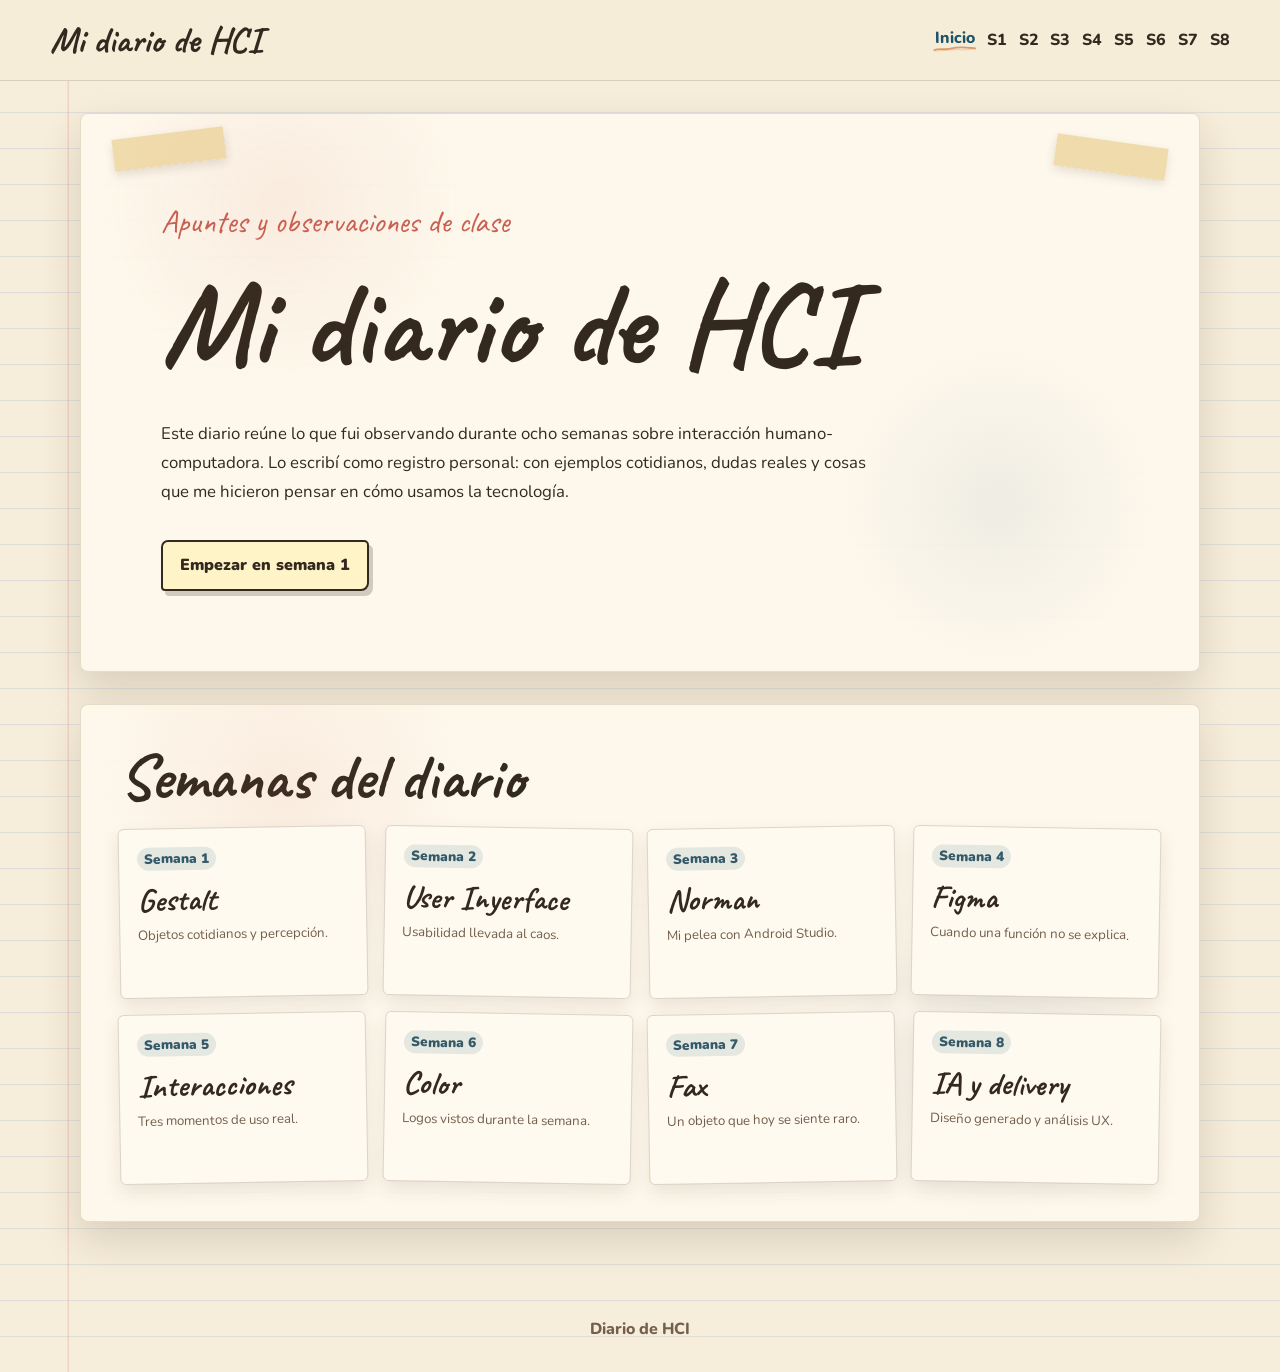
<file: index.html>
<!doctype html>
<html lang="es">
<head>
  <meta charset="utf-8">
  <meta name="viewport" content="width=device-width, initial-scale=1">
  <title>Mi diario de HCI</title>
  <link rel="preconnect" href="https://fonts.googleapis.com">
  <link rel="preconnect" href="https://fonts.gstatic.com" crossorigin>
  <link href="https://fonts.googleapis.com/css2?family=Caveat:wght@500;700&family=Nunito:wght@400;600;700;800&display=swap" rel="stylesheet">
  <link rel="stylesheet" href="css/styles.css">
</head>
<body data-page="inicio">
  <header class="site-header">
    <a class="brand scribble-link" href="index.html">Mi diario de HCI</a>
    <nav class="week-nav" aria-label="Navegación principal">
      <a href="index.html" data-nav="inicio">Inicio</a>
      <a href="pages/semana1.html" data-nav="semana1">S1</a>
      <a href="pages/semana2.html" data-nav="semana2">S2</a>
      <a href="pages/semana3.html" data-nav="semana3">S3</a>
      <a href="pages/semana4.html" data-nav="semana4">S4</a>
      <a href="pages/semana5.html" data-nav="semana5">S5</a>
      <a href="pages/semana6.html" data-nav="semana6">S6</a>
      <a href="pages/semana7.html" data-nav="semana7">S7</a>
      <a href="pages/semana8.html" data-nav="semana8">S8</a>
    </nav>
  </header>

  <main>
    <section class="cover hero">
      <div class="tape tape-left"></div>
      <div class="tape tape-right"></div>
      <p class="hand-note">Apuntes y observaciones de clase</p>
      <h1>Mi diario de HCI</h1>
      <p>Este diario reúne lo que fui observando durante ocho semanas sobre interacción humano-computadora. Lo escribí como registro personal: con ejemplos cotidianos, dudas reales y cosas que me hicieron pensar en cómo usamos la tecnología.</p>
      <a class="paper-button" href="pages/semana1.html">Empezar en semana 1</a>
    </section>

    <section class="section-block">
      <h2>Semanas del diario</h2>
      <div class="week-grid">
        <a class="week-card" href="pages/semana1.html"><span>Semana 1</span><strong>Gestalt</strong><small>Objetos cotidianos y percepción.</small></a>
        <a class="week-card" href="pages/semana2.html"><span>Semana 2</span><strong>User Inyerface</strong><small>Usabilidad llevada al caos.</small></a>
        <a class="week-card" href="pages/semana3.html"><span>Semana 3</span><strong>Norman</strong><small>Mi pelea con Android Studio.</small></a>
        <a class="week-card" href="pages/semana4.html"><span>Semana 4</span><strong>Figma</strong><small>Cuando una función no se explica.</small></a>
        <a class="week-card" href="pages/semana5.html"><span>Semana 5</span><strong>Interacciones</strong><small>Tres momentos de uso real.</small></a>
        <a class="week-card" href="pages/semana6.html"><span>Semana 6</span><strong>Color</strong><small>Logos vistos durante la semana.</small></a>
        <a class="week-card" href="pages/semana7.html"><span>Semana 7</span><strong>Fax</strong><small>Un objeto que hoy se siente raro.</small></a>
        <a class="week-card" href="pages/semana8.html"><span>Semana 8</span><strong>IA y delivery</strong><small>Diseño generado y análisis UX.</small></a>
      </div>
    </section>
  </main>

  <button class="back-top" type="button" aria-label="Volver arriba">↑</button>
  <footer>Diario de HCI</footer>
  <script src="js/main.js"></script>
</body>
</html>
</file>
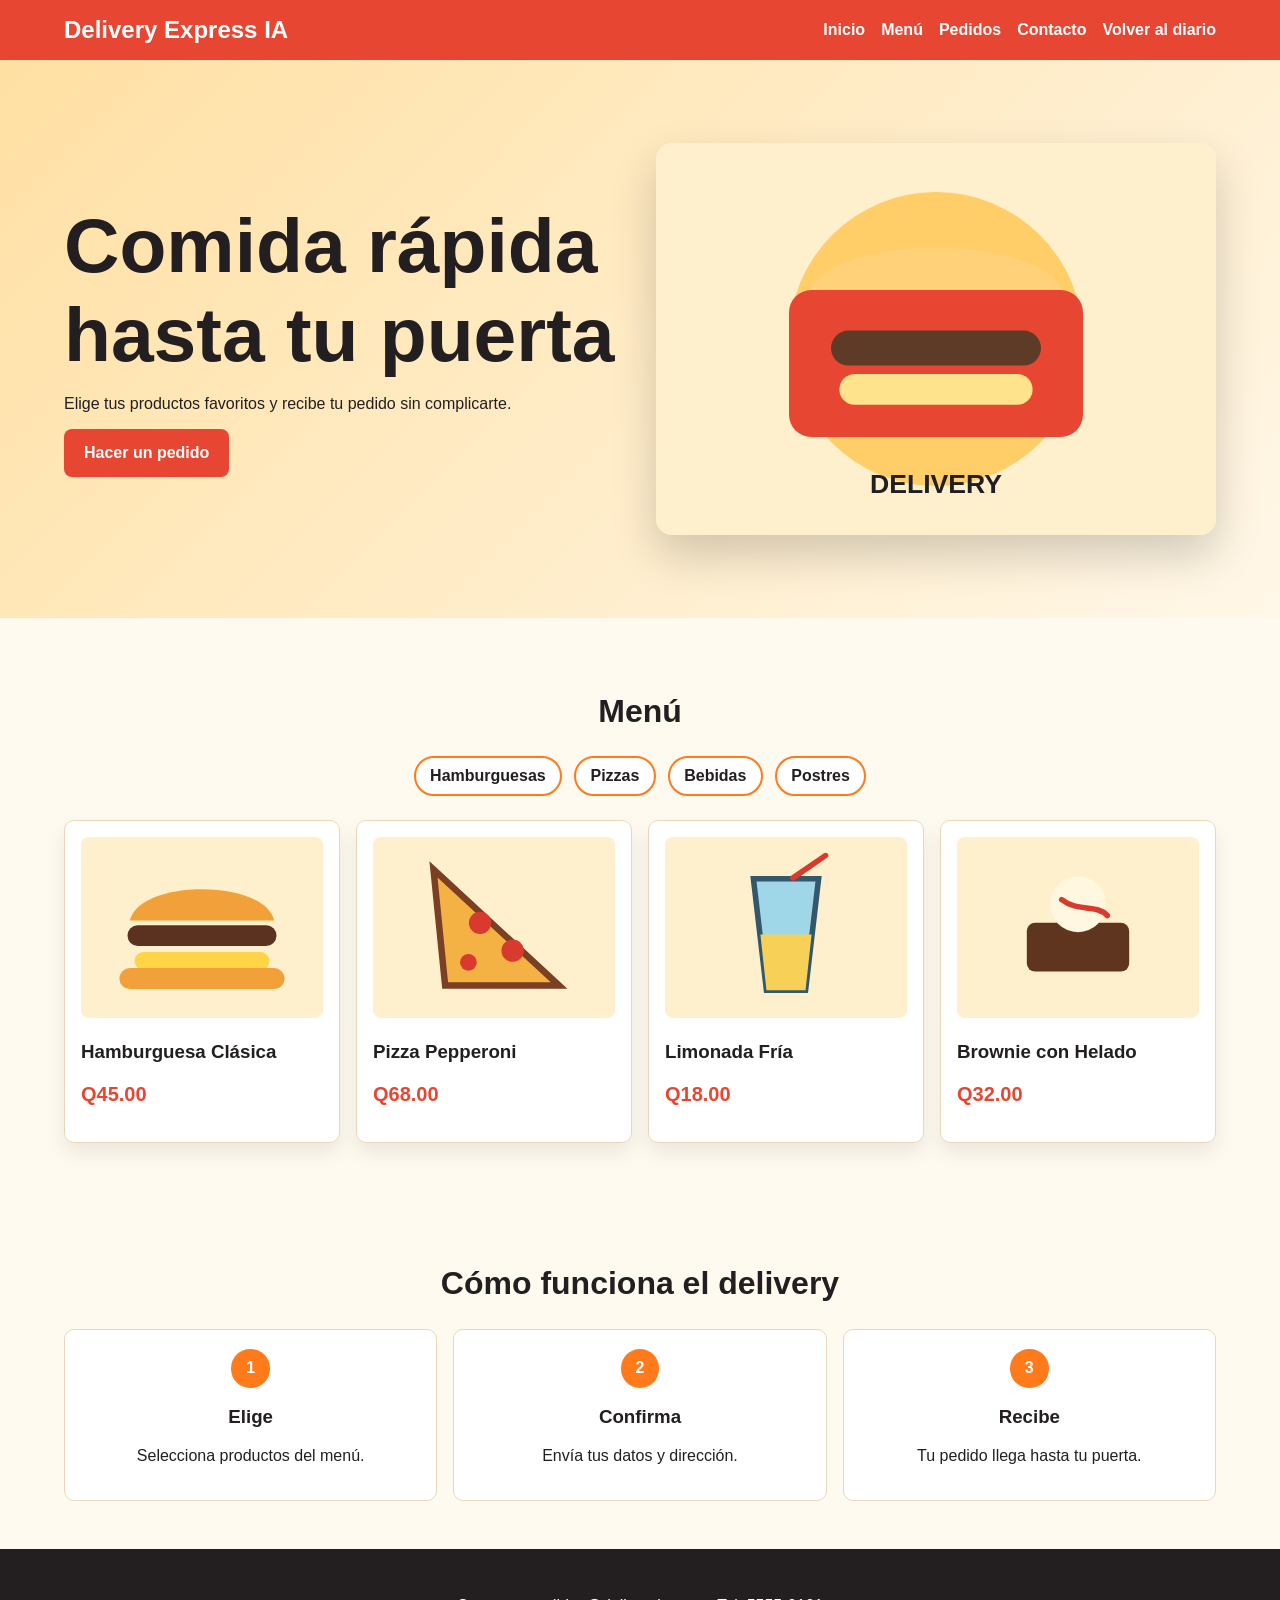
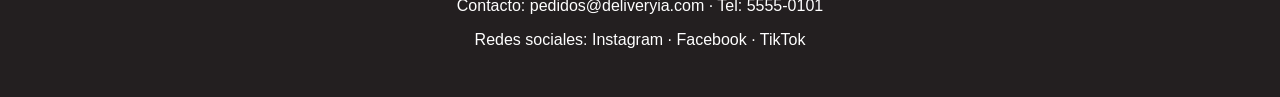
<file: pages/delivery-ai.html>
<!doctype html>
<html lang="es">
<head>
  <meta charset="utf-8">
  <meta name="viewport" content="width=device-width, initial-scale=1">
  <title>Delivery Express IA</title>
  <link rel="stylesheet" href="../css/delivery.css">
</head>
<body>
  <header class="delivery-header">
    <div class="delivery-logo">Delivery Express IA</div>
    <nav class="delivery-nav" aria-label="Navegación delivery">
      <a href="#inicio">Inicio</a>
      <a href="#menu">Menú</a>
      <a href="#pedidos">Pedidos</a>
      <a href="#contacto">Contacto</a>
      <a href="semana8.html">Volver al diario</a>
    </nav>
  </header>

  <main>
    <section class="delivery-hero" id="inicio">
      <div>
        <h1>Comida rápida hasta tu puerta</h1>
        <p>Elige tus productos favoritos y recibe tu pedido sin complicarte.</p>
        <a class="cta" href="#menu">Hacer un pedido</a>
      </div>
      <img src="../assets/images/delivery-hero.svg" alt="Comida de delivery">
    </section>

    <section class="delivery-section" id="menu">
      <h2>Menú</h2>
      <div class="category-tabs"><span>Hamburguesas</span><span>Pizzas</span><span>Bebidas</span><span>Postres</span></div>
      <div class="product-grid">
        <article class="product-card"><img src="../assets/images/product-burger.svg" alt="Hamburguesa"><h3>Hamburguesa Clásica</h3><p class="price">Q45.00</p></article>
        <article class="product-card"><img src="../assets/images/product-pizza.svg" alt="Pizza"><h3>Pizza Pepperoni</h3><p class="price">Q68.00</p></article>
        <article class="product-card"><img src="../assets/images/product-drink.svg" alt="Bebida"><h3>Limonada Fría</h3><p class="price">Q18.00</p></article>
        <article class="product-card"><img src="../assets/images/product-dessert.svg" alt="Postre"><h3>Brownie con Helado</h3><p class="price">Q32.00</p></article>
      </div>
    </section>

    <section class="delivery-section" id="pedidos">
      <h2>Cómo funciona el delivery</h2>
      <div class="steps">
        <div class="step"><strong>1</strong><h3>Elige</h3><p>Selecciona productos del menú.</p></div>
        <div class="step"><strong>2</strong><h3>Confirma</h3><p>Envía tus datos y dirección.</p></div>
        <div class="step"><strong>3</strong><h3>Recibe</h3><p>Tu pedido llega hasta tu puerta.</p></div>
      </div>
    </section>
  </main>

  <footer class="delivery-footer" id="contacto">
    <p>Contacto: pedidos@deliveryia.com · Tel: 5555-0101</p>
    <p>Redes sociales: Instagram · Facebook · TikTok</p>
  </footer>
</body>
</html>
</file>
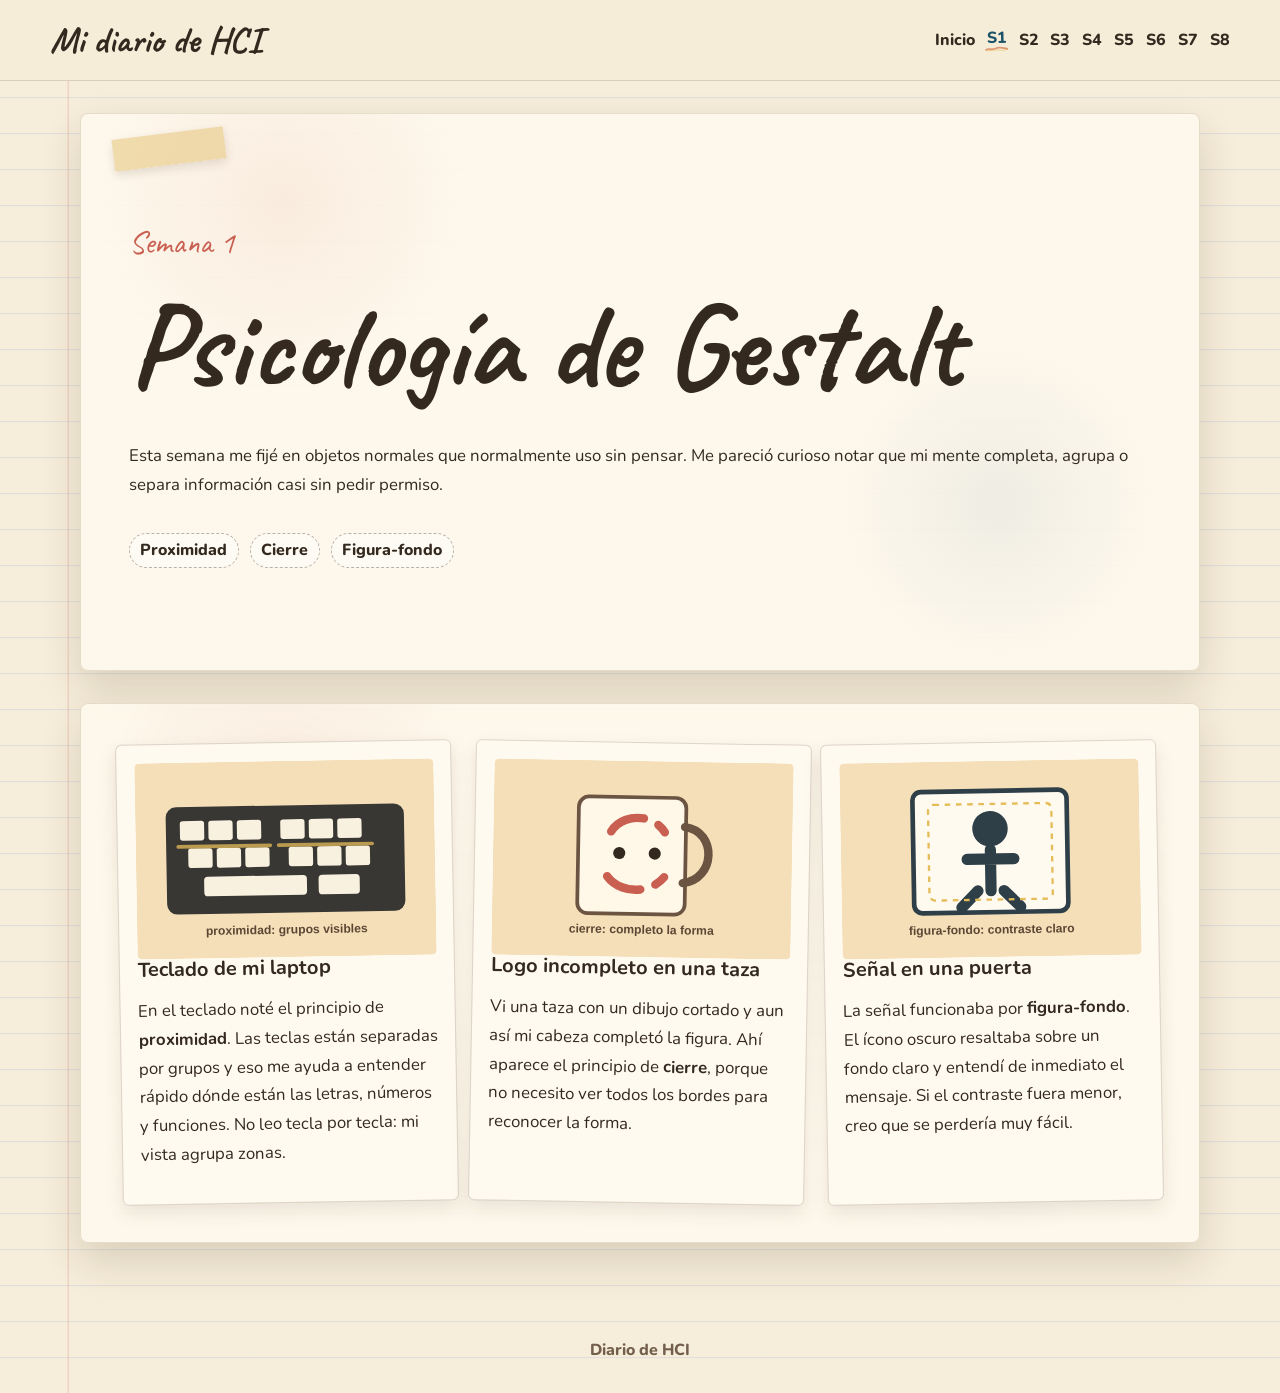
<file: pages/semana1.html>
<!doctype html>
<html lang="es">
<head>
  <meta charset="utf-8">
  <meta name="viewport" content="width=device-width, initial-scale=1">
  <title>Semana 1 · Gestalt</title>
  <link rel="preconnect" href="https://fonts.googleapis.com">
  <link rel="preconnect" href="https://fonts.gstatic.com" crossorigin>
  <link href="https://fonts.googleapis.com/css2?family=Caveat:wght@500;700&family=Nunito:wght@400;600;700;800&display=swap" rel="stylesheet">
  <link rel="stylesheet" href="../css/styles.css">
</head>
<body data-page="semana1">
  <header class="site-header">
    <a class="brand scribble-link" href="../index.html">Mi diario de HCI</a>
    <nav class="week-nav" aria-label="Navegación principal">
      <a href="../index.html" data-nav="inicio">Inicio</a><a href="semana1.html" data-nav="semana1">S1</a><a href="semana2.html" data-nav="semana2">S2</a><a href="semana3.html" data-nav="semana3">S3</a><a href="semana4.html" data-nav="semana4">S4</a><a href="semana5.html" data-nav="semana5">S5</a><a href="semana6.html" data-nav="semana6">S6</a><a href="semana7.html" data-nav="semana7">S7</a><a href="semana8.html" data-nav="semana8">S8</a>
    </nav>
  </header>
  <main>
    <section class="cover page-title">
      <div class="tape tape-left"></div>
      <p class="hand-note">Semana 1</p>
      <h1>Psicología de Gestalt</h1>
      <p>Esta semana me fijé en objetos normales que normalmente uso sin pensar. Me pareció curioso notar que mi mente completa, agrupa o separa información casi sin pedir permiso.</p>
      <div class="meta-row"><span>Proximidad</span><span>Cierre</span><span>Figura-fondo</span></div>
    </section>

    <section class="section-block object-grid">
      <article class="entry-card">
        <img src="../assets/images/gestalt-teclado.svg" alt="Teclado con grupos de teclas">
        <h3>Teclado de mi laptop</h3>
        <p>En el teclado noté el principio de <strong>proximidad</strong>. Las teclas están separadas por grupos y eso me ayuda a entender rápido dónde están las letras, números y funciones. No leo tecla por tecla: mi vista agrupa zonas.</p>
      </article>
      <article class="entry-card">
        <img src="../assets/images/gestalt-logo.svg" alt="Taza con forma sugerida incompleta">
        <h3>Logo incompleto en una taza</h3>
        <p>Vi una taza con un dibujo cortado y aun así mi cabeza completó la figura. Ahí aparece el principio de <strong>cierre</strong>, porque no necesito ver todos los bordes para reconocer la forma.</p>
      </article>
      <article class="entry-card">
        <img src="../assets/images/gestalt-senal.svg" alt="Señal con contraste entre figura y fondo">
        <h3>Señal en una puerta</h3>
        <p>La señal funcionaba por <strong>figura-fondo</strong>. El ícono oscuro resaltaba sobre un fondo claro y entendí de inmediato el mensaje. Si el contraste fuera menor, creo que se perdería muy fácil.</p>
      </article>
    </section>
  </main>
  <button class="back-top" type="button" aria-label="Volver arriba">↑</button>
  <footer>Diario de HCI</footer>
  <script src="../js/main.js"></script>
</body>
</html>
</file>
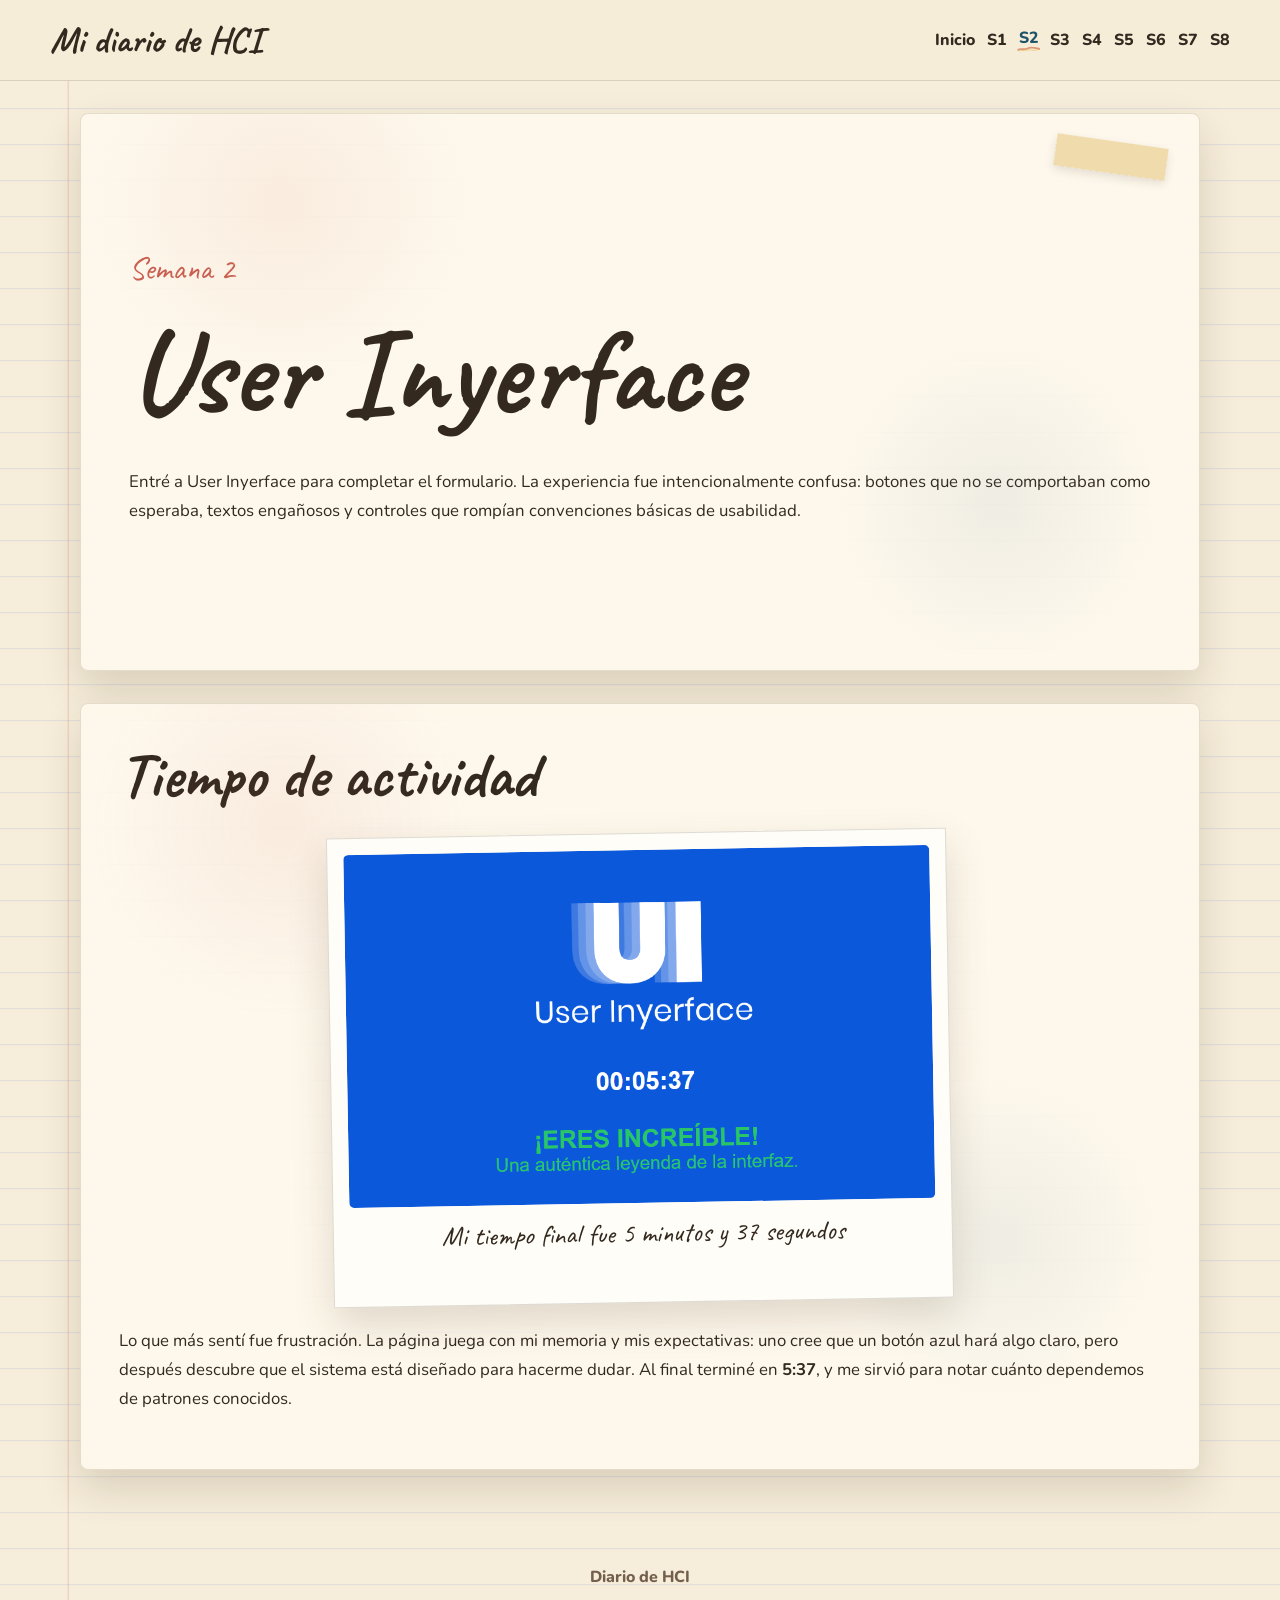
<file: pages/semana2.html>
<!doctype html>
<html lang="es">
<head>
  <meta charset="utf-8">
  <meta name="viewport" content="width=device-width, initial-scale=1">
  <title>Semana 2 · User Inyerface</title>
  <link rel="preconnect" href="https://fonts.googleapis.com">
  <link rel="preconnect" href="https://fonts.gstatic.com" crossorigin>
  <link href="https://fonts.googleapis.com/css2?family=Caveat:wght@500;700&family=Nunito:wght@400;600;700;800&display=swap" rel="stylesheet">
  <link rel="stylesheet" href="../css/styles.css">
</head>
<body data-page="semana2">
  <header class="site-header"><a class="brand scribble-link" href="../index.html">Mi diario de HCI</a><nav class="week-nav" aria-label="Navegación principal"><a href="../index.html" data-nav="inicio">Inicio</a><a href="semana1.html" data-nav="semana1">S1</a><a href="semana2.html" data-nav="semana2">S2</a><a href="semana3.html" data-nav="semana3">S3</a><a href="semana4.html" data-nav="semana4">S4</a><a href="semana5.html" data-nav="semana5">S5</a><a href="semana6.html" data-nav="semana6">S6</a><a href="semana7.html" data-nav="semana7">S7</a><a href="semana8.html" data-nav="semana8">S8</a></nav></header>
  <main>
    <section class="cover page-title">
      <div class="tape tape-right"></div>
      <p class="hand-note">Semana 2</p>
      <h1>User Inyerface</h1>
      <p>Entré a User Inyerface para completar el formulario. La experiencia fue intencionalmente confusa: botones que no se comportaban como esperaba, textos engañosos y controles que rompían convenciones básicas de usabilidad.</p>
    </section>

    <section class="section-block">
      <h2>Tiempo de actividad</h2>
      <figure class="photo-frame">
        <img src="../assets/images/semana2-tiempo.png" alt="Captura del tiempo en User Inyerface: 5 minutos y 37 segundos">
        <figcaption>Mi tiempo final fue 5 minutos y 37 segundos</figcaption>
      </figure>
      <p>Lo que más sentí fue frustración. La página juega con mi memoria y mis expectativas: uno cree que un botón azul hará algo claro, pero después descubre que el sistema está diseñado para hacerme dudar. Al final terminé en <strong>5:37</strong>, y me sirvió para notar cuánto dependemos de patrones conocidos.</p>
    </section>
  </main>
  <button class="back-top" type="button" aria-label="Volver arriba">↑</button><footer>Diario de HCI</footer><script src="../js/main.js"></script>
</body>
</html>
</file>
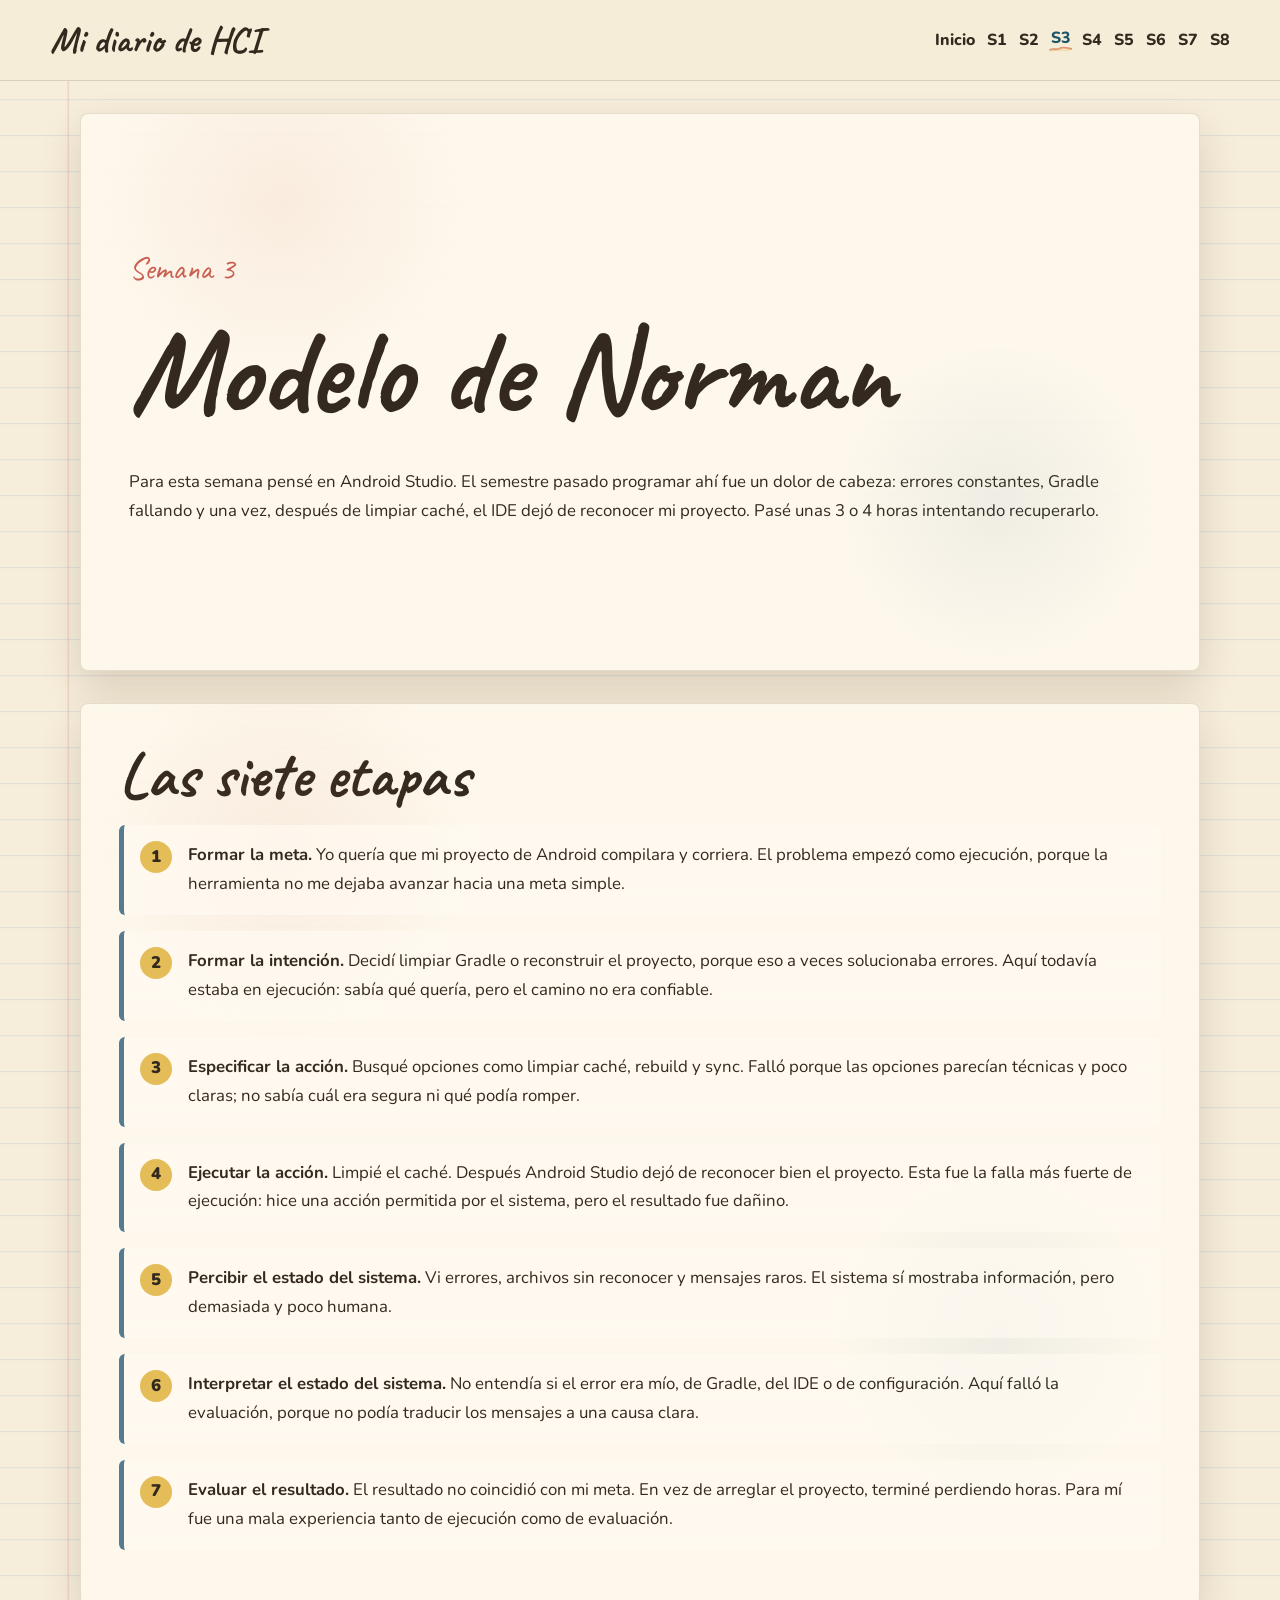
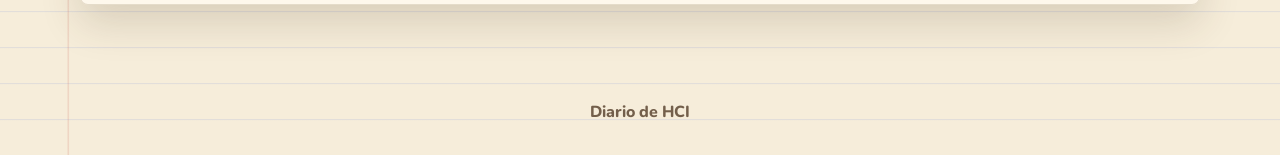
<file: pages/semana3.html>
<!doctype html>
<html lang="es">
<head>
  <meta charset="utf-8">
  <meta name="viewport" content="width=device-width, initial-scale=1">
  <title>Semana 3 · Norman</title>
  <link rel="preconnect" href="https://fonts.googleapis.com">
  <link rel="preconnect" href="https://fonts.gstatic.com" crossorigin>
  <link href="https://fonts.googleapis.com/css2?family=Caveat:wght@500;700&family=Nunito:wght@400;600;700;800&display=swap" rel="stylesheet">
  <link rel="stylesheet" href="../css/styles.css">
</head>
<body data-page="semana3">
  <header class="site-header"><a class="brand scribble-link" href="../index.html">Mi diario de HCI</a><nav class="week-nav" aria-label="Navegación principal"><a href="../index.html" data-nav="inicio">Inicio</a><a href="semana1.html" data-nav="semana1">S1</a><a href="semana2.html" data-nav="semana2">S2</a><a href="semana3.html" data-nav="semana3">S3</a><a href="semana4.html" data-nav="semana4">S4</a><a href="semana5.html" data-nav="semana5">S5</a><a href="semana6.html" data-nav="semana6">S6</a><a href="semana7.html" data-nav="semana7">S7</a><a href="semana8.html" data-nav="semana8">S8</a></nav></header>
  <main>
    <section class="cover page-title">
      <p class="hand-note">Semana 3</p>
      <h1>Modelo de Norman</h1>
      <p>Para esta semana pensé en Android Studio. El semestre pasado programar ahí fue un dolor de cabeza: errores constantes, Gradle fallando y una vez, después de limpiar caché, el IDE dejó de reconocer mi proyecto. Pasé unas 3 o 4 horas intentando recuperarlo.</p>
    </section>

    <section class="section-block">
      <h2>Las siete etapas</h2>
      <ol class="norman-list">
        <li><strong>Formar la meta.</strong> Yo quería que mi proyecto de Android compilara y corriera. El problema empezó como ejecución, porque la herramienta no me dejaba avanzar hacia una meta simple.</li>
        <li><strong>Formar la intención.</strong> Decidí limpiar Gradle o reconstruir el proyecto, porque eso a veces solucionaba errores. Aquí todavía estaba en ejecución: sabía qué quería, pero el camino no era confiable.</li>
        <li><strong>Especificar la acción.</strong> Busqué opciones como limpiar caché, rebuild y sync. Falló porque las opciones parecían técnicas y poco claras; no sabía cuál era segura ni qué podía romper.</li>
        <li><strong>Ejecutar la acción.</strong> Limpié el caché. Después Android Studio dejó de reconocer bien el proyecto. Esta fue la falla más fuerte de ejecución: hice una acción permitida por el sistema, pero el resultado fue dañino.</li>
        <li><strong>Percibir el estado del sistema.</strong> Vi errores, archivos sin reconocer y mensajes raros. El sistema sí mostraba información, pero demasiada y poco humana.</li>
        <li><strong>Interpretar el estado del sistema.</strong> No entendía si el error era mío, de Gradle, del IDE o de configuración. Aquí falló la evaluación, porque no podía traducir los mensajes a una causa clara.</li>
        <li><strong>Evaluar el resultado.</strong> El resultado no coincidió con mi meta. En vez de arreglar el proyecto, terminé perdiendo horas. Para mí fue una mala experiencia tanto de ejecución como de evaluación.</li>
      </ol>
    </section>
  </main>
  <button class="back-top" type="button" aria-label="Volver arriba">↑</button><footer>Diario de HCI</footer><script src="../js/main.js"></script>
</body>
</html>
</file>
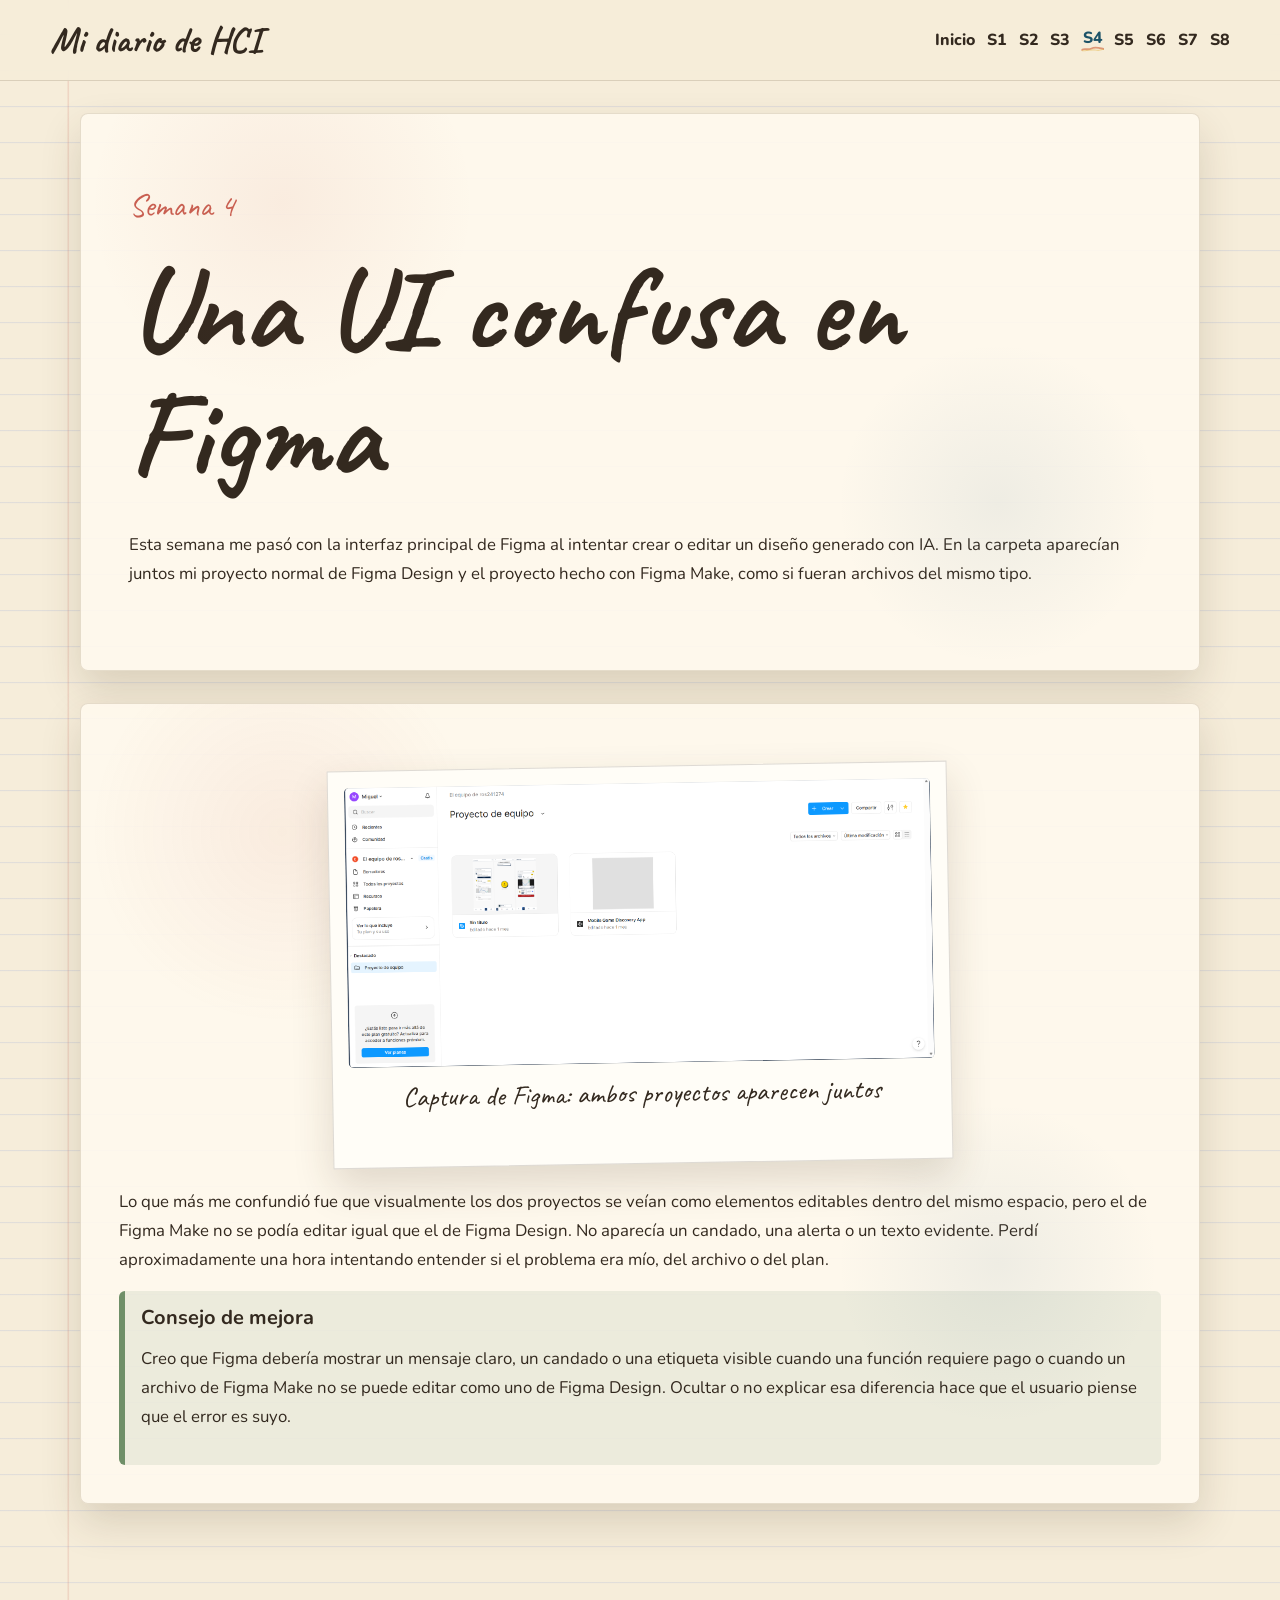
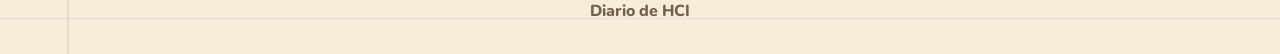
<file: pages/semana4.html>
<!doctype html>
<html lang="es">
<head>
  <meta charset="utf-8">
  <meta name="viewport" content="width=device-width, initial-scale=1">
  <title>Semana 4 · Figma</title>
  <link rel="preconnect" href="https://fonts.googleapis.com">
  <link rel="preconnect" href="https://fonts.gstatic.com" crossorigin>
  <link href="https://fonts.googleapis.com/css2?family=Caveat:wght@500;700&family=Nunito:wght@400;600;700;800&display=swap" rel="stylesheet">
  <link rel="stylesheet" href="../css/styles.css">
</head>
<body data-page="semana4">
  <header class="site-header"><a class="brand scribble-link" href="../index.html">Mi diario de HCI</a><nav class="week-nav" aria-label="Navegación principal"><a href="../index.html" data-nav="inicio">Inicio</a><a href="semana1.html" data-nav="semana1">S1</a><a href="semana2.html" data-nav="semana2">S2</a><a href="semana3.html" data-nav="semana3">S3</a><a href="semana4.html" data-nav="semana4">S4</a><a href="semana5.html" data-nav="semana5">S5</a><a href="semana6.html" data-nav="semana6">S6</a><a href="semana7.html" data-nav="semana7">S7</a><a href="semana8.html" data-nav="semana8">S8</a></nav></header>
  <main>
    <section class="cover page-title">
      <p class="hand-note">Semana 4</p>
      <h1>Una UI confusa en Figma</h1>
      <p>Esta semana me pasó con la interfaz principal de Figma al intentar crear o editar un diseño generado con IA. En la carpeta aparecían juntos mi proyecto normal de Figma Design y el proyecto hecho con Figma Make, como si fueran archivos del mismo tipo.</p>
    </section>

    <section class="section-block">
      <figure class="photo-frame">
        <img src="../assets/images/semana4-figma.png" alt="Captura de Figma con proyecto Design y proyecto Figma Make en la misma carpeta">
        <figcaption>Captura de Figma: ambos proyectos aparecen juntos</figcaption>
      </figure>
      <p>Lo que más me confundió fue que visualmente los dos proyectos se veían como elementos editables dentro del mismo espacio, pero el de Figma Make no se podía editar igual que el de Figma Design. No aparecía un candado, una alerta o un texto evidente. Perdí aproximadamente una hora intentando entender si el problema era mío, del archivo o del plan.</p>
      <div class="advice">
        <h3>Consejo de mejora</h3>
        <p>Creo que Figma debería mostrar un mensaje claro, un candado o una etiqueta visible cuando una función requiere pago o cuando un archivo de Figma Make no se puede editar como uno de Figma Design. Ocultar o no explicar esa diferencia hace que el usuario piense que el error es suyo.</p>
      </div>
    </section>
  </main>
  <button class="back-top" type="button" aria-label="Volver arriba">↑</button><footer>Diario de HCI</footer><script src="../js/main.js"></script>
</body>
</html>
</file>
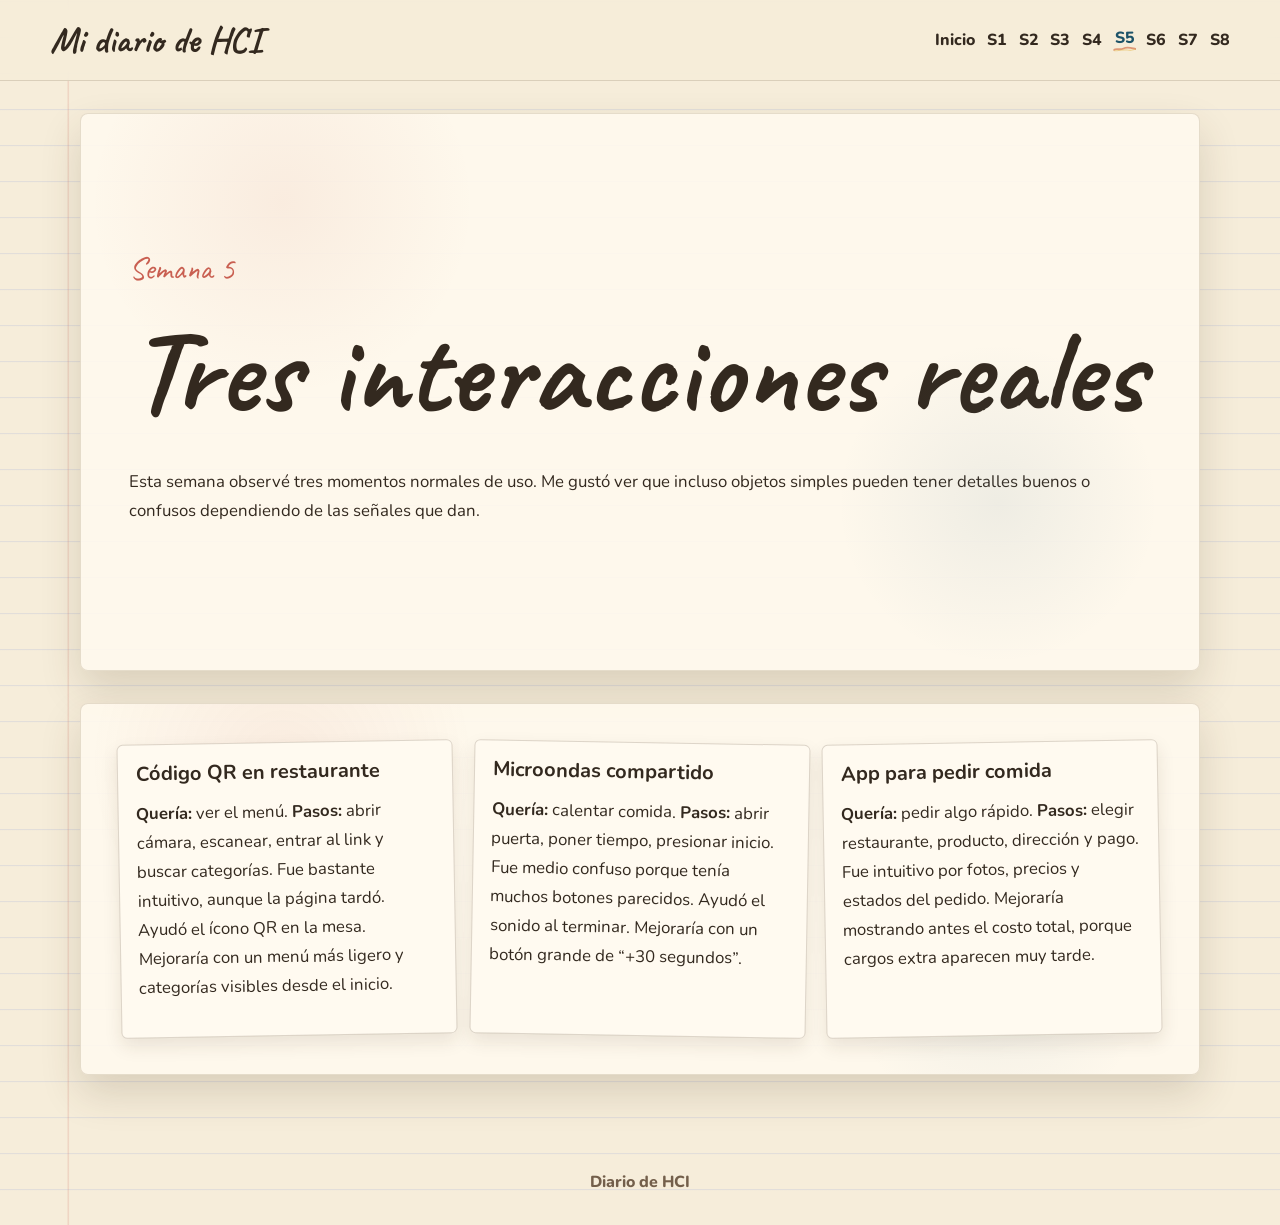
<file: pages/semana5.html>
<!doctype html>
<html lang="es">
<head>
  <meta charset="utf-8">
  <meta name="viewport" content="width=device-width, initial-scale=1">
  <title>Semana 5 · Interacciones reales</title>
  <link rel="preconnect" href="https://fonts.googleapis.com">
  <link rel="preconnect" href="https://fonts.gstatic.com" crossorigin>
  <link href="https://fonts.googleapis.com/css2?family=Caveat:wght@500;700&family=Nunito:wght@400;600;700;800&display=swap" rel="stylesheet">
  <link rel="stylesheet" href="../css/styles.css">
</head>
<body data-page="semana5">
  <header class="site-header"><a class="brand scribble-link" href="../index.html">Mi diario de HCI</a><nav class="week-nav" aria-label="Navegación principal"><a href="../index.html" data-nav="inicio">Inicio</a><a href="semana1.html" data-nav="semana1">S1</a><a href="semana2.html" data-nav="semana2">S2</a><a href="semana3.html" data-nav="semana3">S3</a><a href="semana4.html" data-nav="semana4">S4</a><a href="semana5.html" data-nav="semana5">S5</a><a href="semana6.html" data-nav="semana6">S6</a><a href="semana7.html" data-nav="semana7">S7</a><a href="semana8.html" data-nav="semana8">S8</a></nav></header>
  <main>
    <section class="cover page-title">
      <p class="hand-note">Semana 5</p>
      <h1>Tres interacciones reales</h1>
      <p>Esta semana observé tres momentos normales de uso. Me gustó ver que incluso objetos simples pueden tener detalles buenos o confusos dependiendo de las señales que dan.</p>
    </section>

    <section class="section-block object-grid">
      <article class="entry-card">
        <h3>Código QR en restaurante</h3>
        <p><strong>Quería:</strong> ver el menú. <strong>Pasos:</strong> abrir cámara, escanear, entrar al link y buscar categorías. Fue bastante intuitivo, aunque la página tardó. Ayudó el ícono QR en la mesa. Mejoraría con un menú más ligero y categorías visibles desde el inicio.</p>
      </article>
      <article class="entry-card">
        <h3>Microondas compartido</h3>
        <p><strong>Quería:</strong> calentar comida. <strong>Pasos:</strong> abrir puerta, poner tiempo, presionar inicio. Fue medio confuso porque tenía muchos botones parecidos. Ayudó el sonido al terminar. Mejoraría con un botón grande de “+30 segundos”.</p>
      </article>
      <article class="entry-card">
        <h3>App para pedir comida</h3>
        <p><strong>Quería:</strong> pedir algo rápido. <strong>Pasos:</strong> elegir restaurante, producto, dirección y pago. Fue intuitivo por fotos, precios y estados del pedido. Mejoraría mostrando antes el costo total, porque cargos extra aparecen muy tarde.</p>
      </article>
    </section>
  </main>
  <button class="back-top" type="button" aria-label="Volver arriba">↑</button><footer>Diario de HCI</footer><script src="../js/main.js"></script>
</body>
</html>
</file>
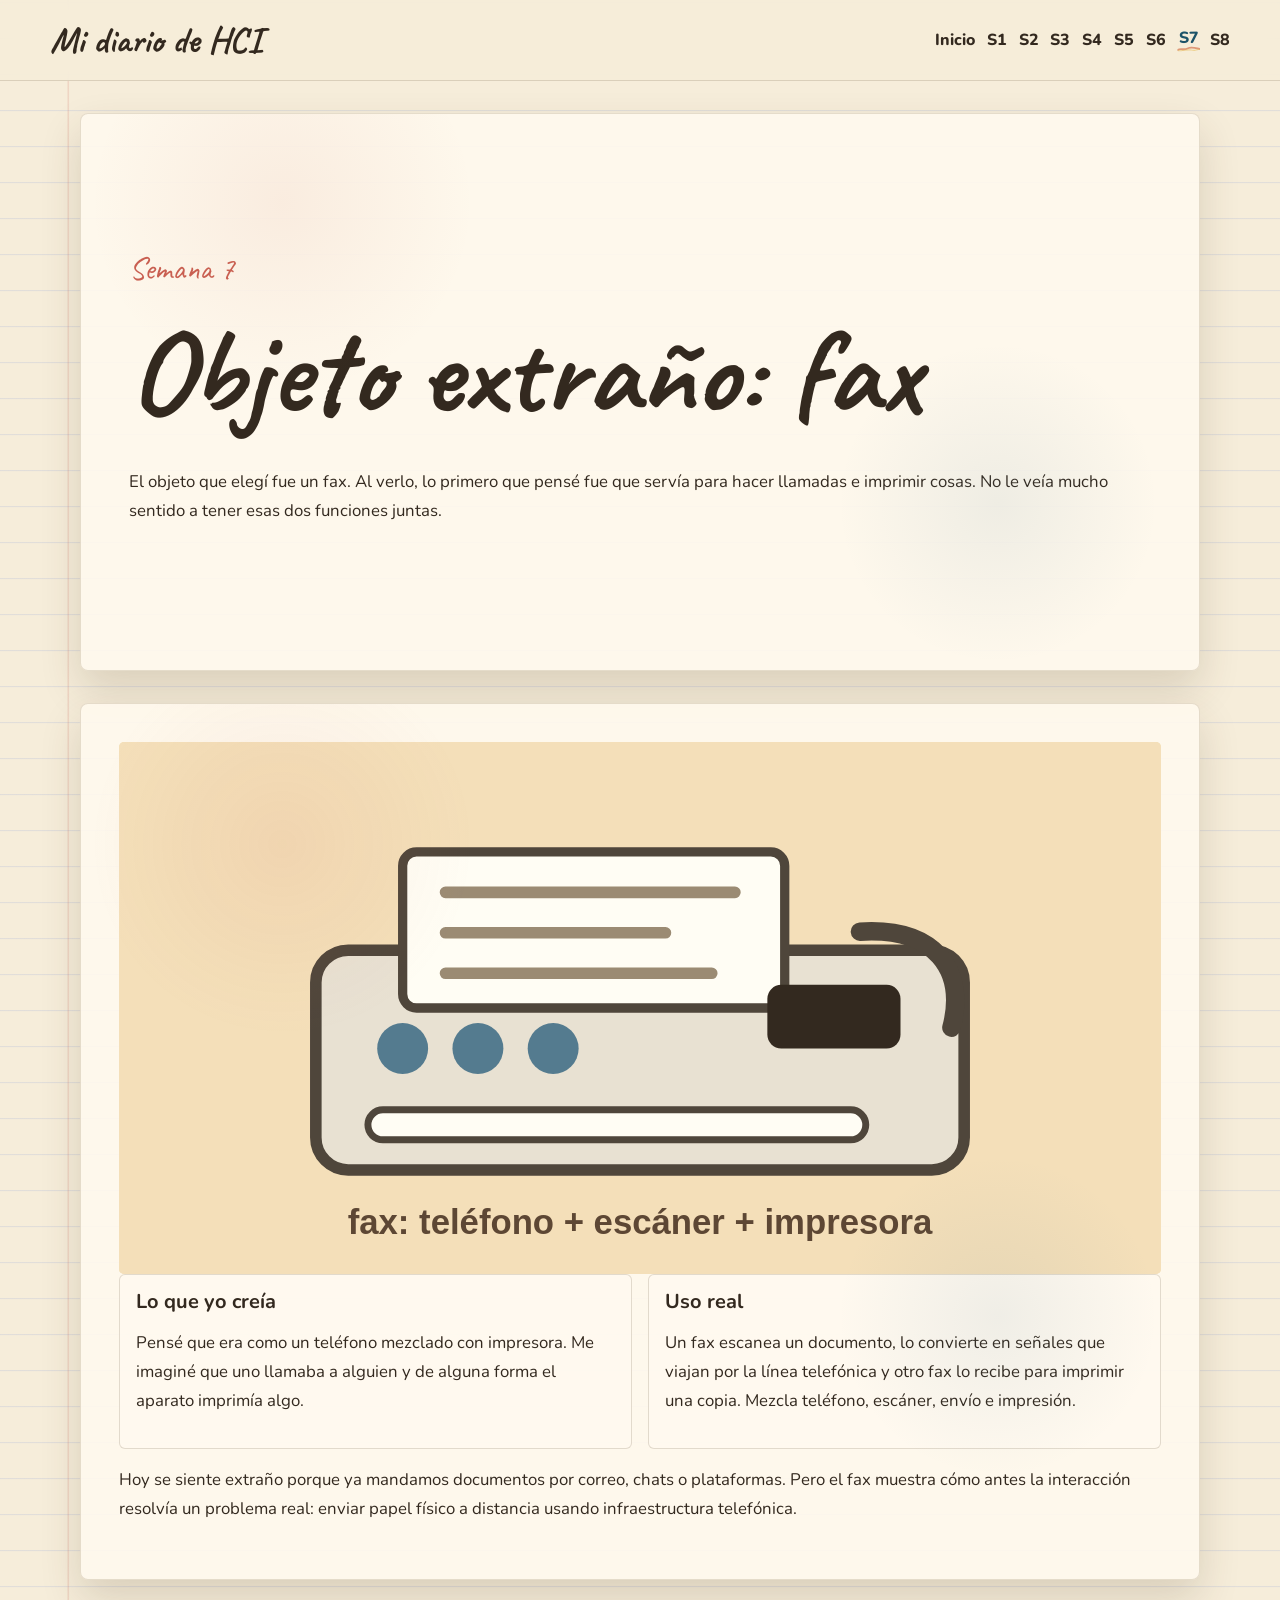
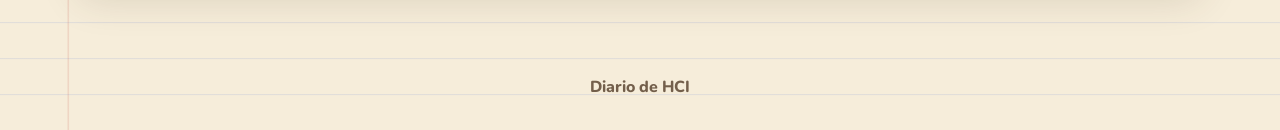
<file: pages/semana7.html>
<!doctype html>
<html lang="es">
<head>
  <meta charset="utf-8">
  <meta name="viewport" content="width=device-width, initial-scale=1">
  <title>Semana 7 · Fax</title>
  <link rel="preconnect" href="https://fonts.googleapis.com">
  <link rel="preconnect" href="https://fonts.gstatic.com" crossorigin>
  <link href="https://fonts.googleapis.com/css2?family=Caveat:wght@500;700&family=Nunito:wght@400;600;700;800&display=swap" rel="stylesheet">
  <link rel="stylesheet" href="../css/styles.css">
</head>
<body data-page="semana7">
  <header class="site-header"><a class="brand scribble-link" href="../index.html">Mi diario de HCI</a><nav class="week-nav" aria-label="Navegación principal"><a href="../index.html" data-nav="inicio">Inicio</a><a href="semana1.html" data-nav="semana1">S1</a><a href="semana2.html" data-nav="semana2">S2</a><a href="semana3.html" data-nav="semana3">S3</a><a href="semana4.html" data-nav="semana4">S4</a><a href="semana5.html" data-nav="semana5">S5</a><a href="semana6.html" data-nav="semana6">S6</a><a href="semana7.html" data-nav="semana7">S7</a><a href="semana8.html" data-nav="semana8">S8</a></nav></header>
  <main>
    <section class="cover page-title">
      <p class="hand-note">Semana 7</p>
      <h1>Objeto extraño: fax</h1>
      <p>El objeto que elegí fue un fax. Al verlo, lo primero que pensé fue que servía para hacer llamadas e imprimir cosas. No le veía mucho sentido a tener esas dos funciones juntas.</p>
    </section>

    <section class="section-block">
      <img class="fax-image" src="../assets/images/fax.svg" alt="Ilustración de un fax">
      <div class="compare">
        <div>
          <h3>Lo que yo creía</h3>
          <p>Pensé que era como un teléfono mezclado con impresora. Me imaginé que uno llamaba a alguien y de alguna forma el aparato imprimía algo.</p>
        </div>
        <div>
          <h3>Uso real</h3>
          <p>Un fax escanea un documento, lo convierte en señales que viajan por la línea telefónica y otro fax lo recibe para imprimir una copia. Mezcla teléfono, escáner, envío e impresión.</p>
        </div>
      </div>
      <p>Hoy se siente extraño porque ya mandamos documentos por correo, chats o plataformas. Pero el fax muestra cómo antes la interacción resolvía un problema real: enviar papel físico a distancia usando infraestructura telefónica.</p>
    </section>
  </main>
  <button class="back-top" type="button" aria-label="Volver arriba">↑</button><footer>Diario de HCI</footer><script src="../js/main.js"></script>
</body>
</html>
</file>
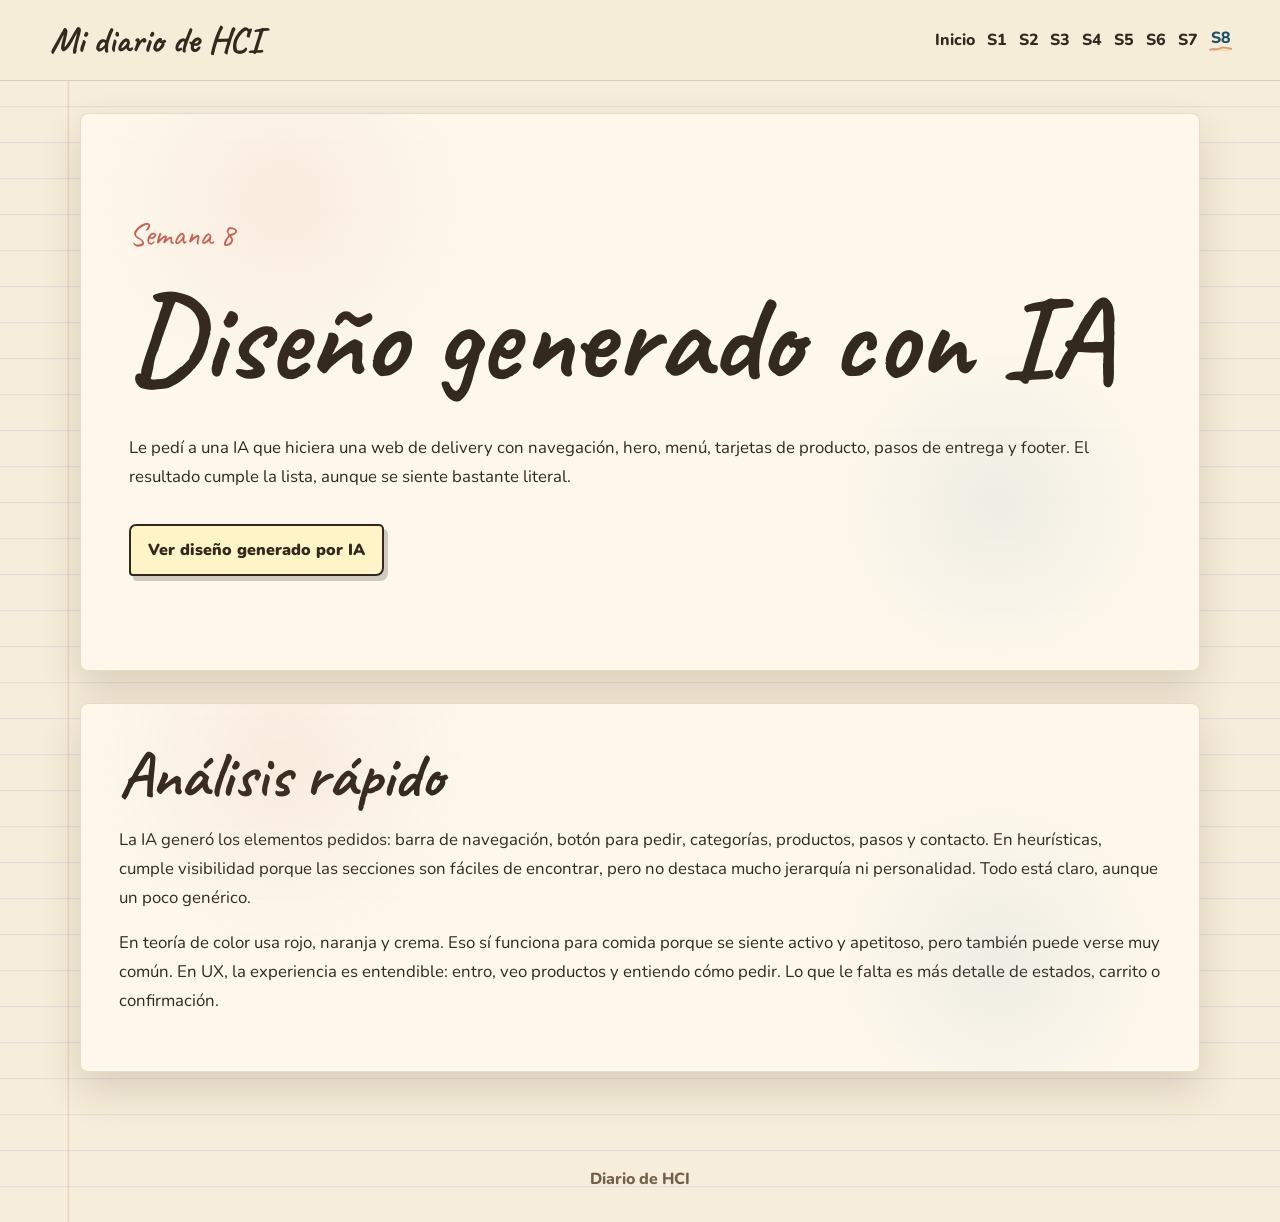
<file: pages/semana8.html>
<!doctype html>
<html lang="es">
<head>
  <meta charset="utf-8">
  <meta name="viewport" content="width=device-width, initial-scale=1">
  <title>Semana 8 · Diseño con IA</title>
  <link rel="preconnect" href="https://fonts.googleapis.com">
  <link rel="preconnect" href="https://fonts.gstatic.com" crossorigin>
  <link href="https://fonts.googleapis.com/css2?family=Caveat:wght@500;700&family=Nunito:wght@400;600;700;800&display=swap" rel="stylesheet">
  <link rel="stylesheet" href="../css/styles.css">
</head>
<body data-page="semana8">
  <header class="site-header"><a class="brand scribble-link" href="../index.html">Mi diario de HCI</a><nav class="week-nav" aria-label="Navegación principal"><a href="../index.html" data-nav="inicio">Inicio</a><a href="semana1.html" data-nav="semana1">S1</a><a href="semana2.html" data-nav="semana2">S2</a><a href="semana3.html" data-nav="semana3">S3</a><a href="semana4.html" data-nav="semana4">S4</a><a href="semana5.html" data-nav="semana5">S5</a><a href="semana6.html" data-nav="semana6">S6</a><a href="semana7.html" data-nav="semana7">S7</a><a href="semana8.html" data-nav="semana8">S8</a></nav></header>
  <main>
    <section class="cover page-title">
      <p class="hand-note">Semana 8</p>
      <h1>Diseño generado con IA</h1>
      <p>Le pedí a una IA que hiciera una web de delivery con navegación, hero, menú, tarjetas de producto, pasos de entrega y footer. El resultado cumple la lista, aunque se siente bastante literal.</p>
      <a class="paper-button" href="delivery-ai.html">Ver diseño generado por IA</a>
    </section>

    <section class="section-block">
      <h2>Análisis rápido</h2>
      <p>La IA generó los elementos pedidos: barra de navegación, botón para pedir, categorías, productos, pasos y contacto. En heurísticas, cumple visibilidad porque las secciones son fáciles de encontrar, pero no destaca mucho jerarquía ni personalidad. Todo está claro, aunque un poco genérico.</p>
      <p>En teoría de color usa rojo, naranja y crema. Eso sí funciona para comida porque se siente activo y apetitoso, pero también puede verse muy común. En UX, la experiencia es entendible: entro, veo productos y entiendo cómo pedir. Lo que le falta es más detalle de estados, carrito o confirmación.</p>
    </section>
  </main>
  <button class="back-top" type="button" aria-label="Volver arriba">↑</button><footer>Diario de HCI</footer><script src="../js/main.js"></script>
</body>
</html>
</file>
<file: css/styles.css>
:root {
  --paper: #f6edda;
  --paper-deep: #eadcc0;
  --ink: #33291f;
  --muted: #735f4b;
  --line: rgba(93, 72, 48, .18);
  --red: #c95f51;
  --blue: #547b8f;
  --green: #6f8f68;
  --yellow: #e4bd58;
  --shadow: 0 18px 40px rgba(70, 48, 23, .16);
}

* { box-sizing: border-box; }

html { scroll-behavior: smooth; }

body {
  margin: 0;
  color: var(--ink);
  font-family: "Nunito", system-ui, sans-serif;
  background:
    linear-gradient(90deg, transparent 0 4.2rem, rgba(201, 95, 81, .24) 4.25rem, transparent 4.35rem),
    repeating-linear-gradient(0deg, var(--paper) 0 2.15rem, var(--line) 2.2rem 2.25rem);
  min-height: 100vh;
}

a { color: inherit; }

.site-header {
  position: sticky;
  top: 0;
  z-index: 10;
  display: flex;
  gap: 1rem;
  align-items: center;
  justify-content: space-between;
  padding: .8rem clamp(1rem, 4vw, 3rem);
  background: rgba(246, 237, 218, .92);
  backdrop-filter: blur(10px);
  border-bottom: 1px solid var(--line);
}

.brand {
  font-family: "Caveat", cursive;
  font-weight: 700;
  font-size: clamp(1.7rem, 4vw, 2.3rem);
  text-decoration: none;
  white-space: nowrap;
}

.week-nav {
  display: flex;
  flex-wrap: wrap;
  gap: .25rem .55rem;
  justify-content: flex-end;
}

.week-nav a, .scribble-link {
  position: relative;
  display: inline-block;
  padding: .25rem .1rem;
  font-weight: 800;
  text-decoration: none;
  transition: transform .2s ease, font-weight .2s ease, color .2s ease;
}

.week-nav a::after, .scribble-link::after {
  content: "";
  position: absolute;
  left: 0;
  bottom: .1rem;
  width: 100%;
  height: .35rem;
  background: url("../assets/icons/underline.svg") center / 100% 100% no-repeat;
  opacity: 0;
  transform: scaleX(.55) rotate(-1deg);
  transform-origin: left;
  transition: opacity .2s ease, transform .2s ease;
}

.week-nav a:hover, .week-nav a.active, .scribble-link:hover {
  color: #1d5368;
  transform: translateY(-2px) rotate(-1deg);
}

.week-nav a:hover::after, .week-nav a.active::after, .scribble-link:hover::after {
  opacity: 1;
  transform: scaleX(1) rotate(-1deg);
}

main {
  width: min(1120px, calc(100% - 2rem));
  margin: 2rem auto 4rem;
}

.cover, .paper-panel, .section-block, .entry-card {
  position: relative;
  background: rgba(255, 250, 238, .88);
  border: 1px solid rgba(117, 88, 51, .18);
  box-shadow: var(--shadow);
}

.cover {
  min-height: 62vh;
  display: grid;
  align-content: center;
  padding: clamp(2rem, 7vw, 5rem);
  border-radius: 8px;
  overflow: hidden;
}

.cover::before, .paper-panel::before, .section-block::before {
  content: "";
  position: absolute;
  inset: 0;
  pointer-events: none;
  background:
    radial-gradient(circle at 18% 16%, rgba(196, 95, 72, .08), transparent 12rem),
    radial-gradient(circle at 82% 70%, rgba(84, 123, 143, .09), transparent 10rem);
}

.tape {
  position: absolute;
  width: 7rem;
  height: 2rem;
  background: rgba(229, 197, 123, .55);
  box-shadow: 0 4px 10px rgba(50, 35, 14, .12);
  transform: rotate(-7deg);
}

.tape-left { top: 1.2rem; left: 2rem; }
.tape-right { top: 1.7rem; right: 2rem; transform: rotate(8deg); }

.hand-note {
  margin: 0 0 .8rem;
  font-family: "Caveat", cursive;
  font-size: clamp(1.5rem, 4vw, 2rem);
  color: var(--red);
}

h1, h2, h3 {
  margin: 0 0 1rem;
  line-height: 1.05;
}

h1 {
  font-family: "Caveat", cursive;
  font-size: clamp(4rem, 12vw, 7.5rem);
}

h2 {
  font-family: "Caveat", cursive;
  font-size: clamp(2.4rem, 6vw, 4rem);
}

h3 {
  font-size: 1.25rem;
}

p, li {
  font-size: 1.05rem;
  line-height: 1.72;
}

.hero p { max-width: 720px; }

.paper-button, .note-link {
  width: fit-content;
  display: inline-block;
  margin-top: 1rem;
  padding: .8rem 1.05rem;
  border: 2px solid var(--ink);
  border-radius: 7px 5px 8px 4px;
  background: #fff4c7;
  color: var(--ink);
  font-weight: 900;
  text-decoration: none;
  box-shadow: 4px 5px 0 rgba(51, 41, 31, .22);
  transition: transform .2s ease, box-shadow .2s ease, font-weight .2s ease;
}

.paper-button:hover, .note-link:hover {
  transform: translate(2px, 2px) rotate(-1deg);
  box-shadow: 2px 3px 0 rgba(51, 41, 31, .22);
}

.section-block, .paper-panel {
  margin-top: 2rem;
  padding: clamp(1.4rem, 4vw, 2.4rem);
  border-radius: 8px;
}

.week-grid, .object-grid, .logo-grid, .delivery-menu {
  display: grid;
  grid-template-columns: repeat(4, 1fr);
  gap: 1rem;
}

.week-card, .entry-card {
  min-height: 170px;
  padding: 1.1rem;
  border-radius: 6px;
  background: #fffaf0;
  border: 1px solid rgba(68, 45, 25, .18);
  text-decoration: none;
  box-shadow: 0 8px 18px rgba(62, 40, 20, .1);
  transform: rotate(var(--tilt, -1deg));
  transition: transform .2s ease, box-shadow .2s ease;
}

.week-card:nth-child(even), .entry-card:nth-child(even) { --tilt: 1deg; }

.week-card:hover {
  transform: translateY(-5px) rotate(0);
  box-shadow: 0 14px 24px rgba(62, 40, 20, .16);
}

.week-card span, .tag {
  display: inline-block;
  margin-bottom: .55rem;
  padding: .15rem .45rem;
  background: rgba(84, 123, 143, .15);
  border-radius: 999px;
  color: #345969;
  font-size: .85rem;
  font-weight: 900;
}

.week-card strong {
  display: block;
  font-family: "Caveat", cursive;
  font-size: 2rem;
}

.week-card small {
  display: block;
  margin-top: .35rem;
  color: var(--muted);
  line-height: 1.45;
}

.page-title {
  padding: clamp(1.6rem, 5vw, 3rem);
  border-radius: 8px;
}

.meta-row {
  display: flex;
  flex-wrap: wrap;
  gap: .7rem;
  margin-top: 1rem;
}

.meta-row span {
  padding: .35rem .65rem;
  border: 1px dashed rgba(51, 41, 31, .35);
  background: rgba(255, 255, 255, .45);
  border-radius: 999px;
  font-weight: 800;
}

.object-grid, .logo-grid { grid-template-columns: repeat(3, 1fr); }

.entry-card img, .photo-frame img, .logo-card img, .fax-image {
  width: 100%;
  height: auto;
  display: block;
  border-radius: 5px;
  background: #f3e2bd;
}

.photo-frame {
  max-width: 620px;
  margin: 1.5rem auto;
  padding: 1rem 1rem 3.3rem;
  background: #fffdf7;
  border: 1px solid rgba(51, 41, 31, .16);
  box-shadow: var(--shadow);
  transform: rotate(-1deg);
}

.photo-frame figcaption {
  margin-top: .8rem;
  text-align: center;
  font-family: "Caveat", cursive;
  font-size: 1.7rem;
}

.norman-list {
  display: grid;
  gap: 1rem;
  padding: 0;
  list-style: none;
  counter-reset: steps;
}

.norman-list li {
  counter-increment: steps;
  padding: 1rem 1rem 1rem 4rem;
  background: rgba(255, 250, 240, .75);
  border-left: 5px solid var(--blue);
  border-radius: 6px;
  position: relative;
}

.norman-list li::before {
  content: counter(steps);
  position: absolute;
  left: 1rem;
  top: 1rem;
  width: 2rem;
  height: 2rem;
  display: grid;
  place-items: center;
  border-radius: 50%;
  background: var(--yellow);
  font-weight: 900;
}

.advice {
  border-left: 6px solid var(--green);
  padding: 1rem;
  background: rgba(111, 143, 104, .12);
  border-radius: 6px;
}

.logo-card {
  padding: 1rem;
  background: #fffaf0;
  border-radius: 6px;
  border: 1px solid var(--line);
}

.logo-collage {
  min-height: 370px;
  display: grid;
  grid-template-columns: 1.1fr .85fr 1fr;
  align-items: center;
  gap: clamp(.7rem, 3vw, 1.6rem);
}

.logo-polaroid {
  margin: 0;
  padding: .9rem .9rem 3rem;
  background: #fffdf7;
  border: 1px solid rgba(51, 41, 31, .16);
  box-shadow: 0 16px 28px rgba(62, 40, 20, .18);
}

.logo-polaroid img {
  width: 100%;
  display: block;
  object-fit: contain;
  background: #fffaf0;
  border-radius: 5px;
}

.logo-polaroid figcaption {
  margin-top: .75rem;
  text-align: center;
  font-family: "Caveat", cursive;
  font-size: 1.7rem;
  color: var(--muted);
}

.logo-polaroid-big { transform: rotate(-4deg); }
.logo-polaroid-big img { height: 240px; }
.logo-polaroid-small { transform: translateY(-1rem) rotate(5deg); }
.logo-polaroid-small img { height: 190px; }
.logo-polaroid-wide { transform: translateY(1rem) rotate(-2deg); }
.logo-polaroid-wide img { height: 215px; }

.compare {
  display: grid;
  grid-template-columns: 1fr 1fr;
  gap: 1rem;
}

.compare div {
  padding: 1rem;
  border-radius: 6px;
  background: rgba(255, 250, 240, .72);
  border: 1px solid var(--line);
}

.back-top {
  position: fixed;
  right: 1rem;
  bottom: 1rem;
  width: 2.8rem;
  height: 2.8rem;
  border: 2px solid var(--ink);
  border-radius: 50%;
  background: #fff4c7;
  font-weight: 900;
  cursor: pointer;
  opacity: 0;
  transform: translateY(1rem);
  transition: opacity .2s ease, transform .2s ease;
}

.back-top.show { opacity: 1; transform: translateY(0); }

footer {
  padding: 2rem;
  text-align: center;
  color: var(--muted);
  font-weight: 800;
}

@media (max-width: 860px) {
  .site-header { align-items: flex-start; flex-direction: column; }
  .week-nav { justify-content: flex-start; }
  .week-grid, .object-grid, .logo-grid { grid-template-columns: repeat(2, 1fr); }
  .logo-collage { grid-template-columns: 1fr; }
  .logo-polaroid { transform: none; }
  .compare { grid-template-columns: 1fr; }
}

@media (max-width: 560px) {
  main { width: min(1120px, calc(100% - 1rem)); margin-top: 1rem; }
  .week-grid, .object-grid, .logo-grid { grid-template-columns: 1fr; }
  .cover { min-height: auto; }
  h1 { font-size: 3.05rem; overflow-wrap: normal; }
  .hand-note { max-width: 18rem; font-size: 1.28rem; overflow-wrap: anywhere; }
  .cover { padding: 2rem 1.7rem; overflow: hidden; }
  .week-nav a { font-size: .95rem; }
}
</file>
<file: css/delivery.css>
:root {
  --orange: #ff7a1a;
  --red: #e74732;
  --dark: #231f20;
  --cream: #fff5df;
  --line: #ead7b8;
}

* { box-sizing: border-box; }

body {
  margin: 0;
  font-family: Arial, Helvetica, sans-serif;
  color: var(--dark);
  background: #fffaf0;
}

.delivery-header {
  display: flex;
  justify-content: space-between;
  align-items: center;
  padding: 1rem 5vw;
  background: var(--red);
  color: white;
  position: sticky;
  top: 0;
  z-index: 2;
}

.delivery-logo {
  font-size: 1.5rem;
  font-weight: 900;
}

.delivery-nav {
  display: flex;
  flex-wrap: wrap;
  gap: 1rem;
}

.delivery-nav a {
  color: white;
  text-decoration: none;
  font-weight: 700;
}

.delivery-nav a:hover { text-decoration: underline; }

.delivery-hero {
  min-height: 62vh;
  display: grid;
  grid-template-columns: 1fr 1fr;
  gap: 2rem;
  align-items: center;
  padding: 4rem 5vw;
  background: linear-gradient(135deg, #ffe0a3, #fff7e8);
}

.delivery-hero h1 {
  font-size: clamp(2.4rem, 6vw, 4.8rem);
  margin: 0 0 1rem;
}

.cta {
  display: inline-block;
  padding: .95rem 1.25rem;
  background: var(--red);
  color: white;
  font-weight: 900;
  border-radius: 8px;
  text-decoration: none;
}

.delivery-hero img {
  width: 100%;
  border-radius: 16px;
  box-shadow: 0 20px 45px rgba(0, 0, 0, .18);
}

.delivery-section {
  padding: 3rem 5vw;
}

.delivery-section h2 {
  font-size: 2rem;
  text-align: center;
}

.category-tabs {
  display: flex;
  flex-wrap: wrap;
  justify-content: center;
  gap: .75rem;
  margin: 1.5rem 0;
}

.category-tabs span {
  padding: .55rem .9rem;
  border-radius: 999px;
  background: white;
  border: 2px solid var(--orange);
  font-weight: 800;
}

.product-grid {
  display: grid;
  grid-template-columns: repeat(4, 1fr);
  gap: 1rem;
}

.product-card {
  padding: 1rem;
  background: white;
  border: 1px solid var(--line);
  border-radius: 10px;
  box-shadow: 0 10px 20px rgba(0,0,0,.08);
}

.product-card img {
  width: 100%;
  aspect-ratio: 4 / 3;
  object-fit: cover;
  border-radius: 8px;
  background: var(--cream);
}

.price {
  color: var(--red);
  font-weight: 900;
  font-size: 1.25rem;
}

.steps {
  display: grid;
  grid-template-columns: repeat(3, 1fr);
  gap: 1rem;
  text-align: center;
}

.step {
  background: white;
  border: 1px solid var(--line);
  border-radius: 10px;
  padding: 1.2rem;
}

.step strong {
  display: inline-grid;
  place-items: center;
  width: 2.4rem;
  height: 2.4rem;
  border-radius: 50%;
  background: var(--orange);
  color: white;
}

.delivery-footer {
  padding: 2rem 5vw;
  background: var(--dark);
  color: white;
  text-align: center;
}

@media (max-width: 860px) {
  .delivery-hero, .product-grid, .steps { grid-template-columns: 1fr 1fr; }
}

@media (max-width: 560px) {
  .delivery-header { align-items: flex-start; flex-direction: column; }
  .delivery-hero, .product-grid, .steps { grid-template-columns: 1fr; }
}
</file>
